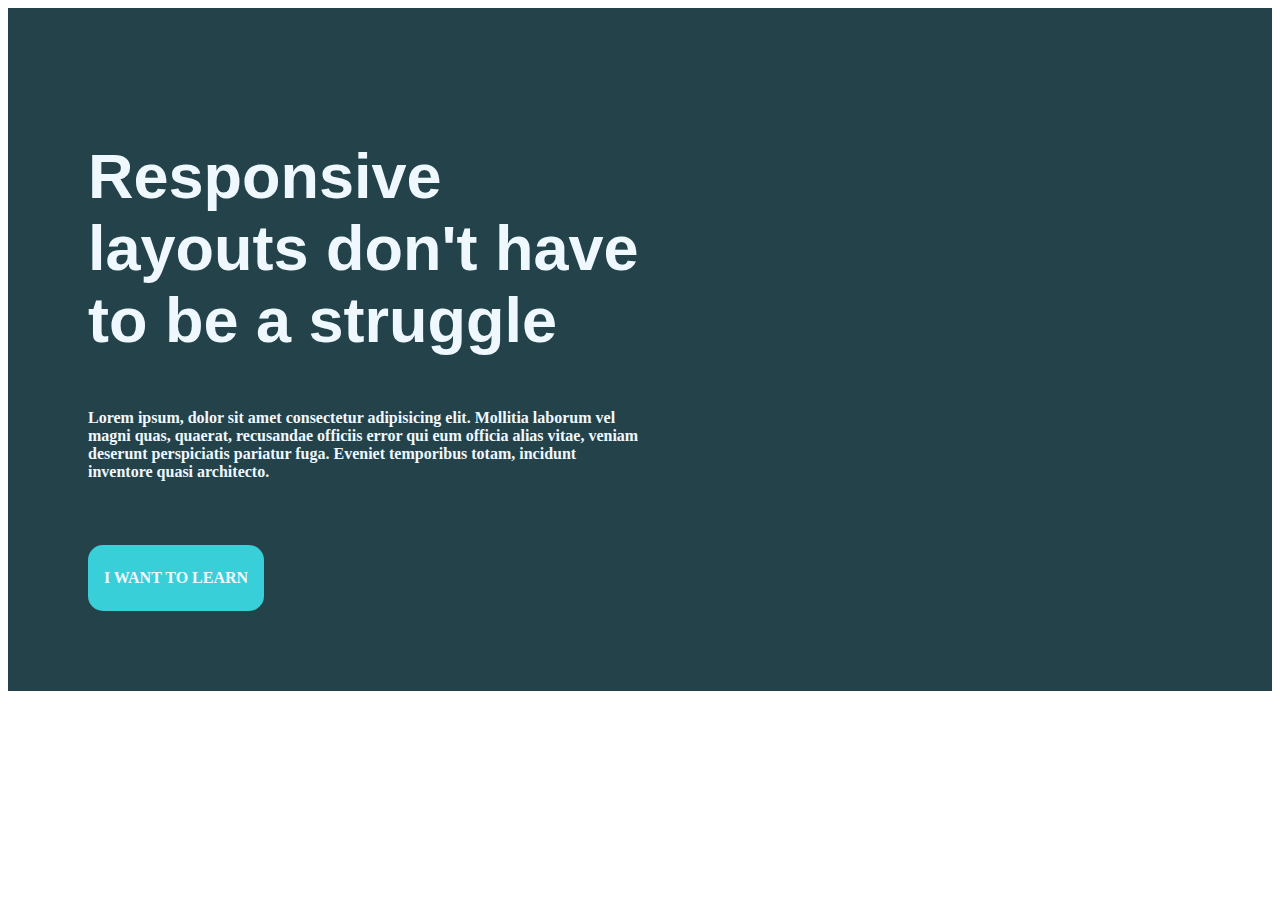
<file: index.html>
<!DOCTYPE html>
<html lang="en">
<head>
    <meta charset="UTF-8">
    <meta http-equiv="X-UA-Compatible" content="IE=edge">
    <meta name="viewport" content="width=device-width, initial-scale=1.0">
    <title>Document</title>
    <link rel="stylesheet" href="challenge3.css">
</head>
<body>
    <div class="container">
        <div id="text">
            <h2>Responsive layouts don't have to be a struggle</h2>
            <p>Lorem ipsum, dolor sit amet consectetur adipisicing elit. Mollitia laborum vel magni quas, quaerat, recusandae officiis error qui eum officia alias vitae, veniam deserunt perspiciatis pariatur fuga. Eveniet temporibus totam, incidunt inventore quasi architecto.</p>
        </div>
        <div id="button">
            <p>I WANT TO LEARN</p>
        </div>
    </div>
    
</body>
</html>
</file>
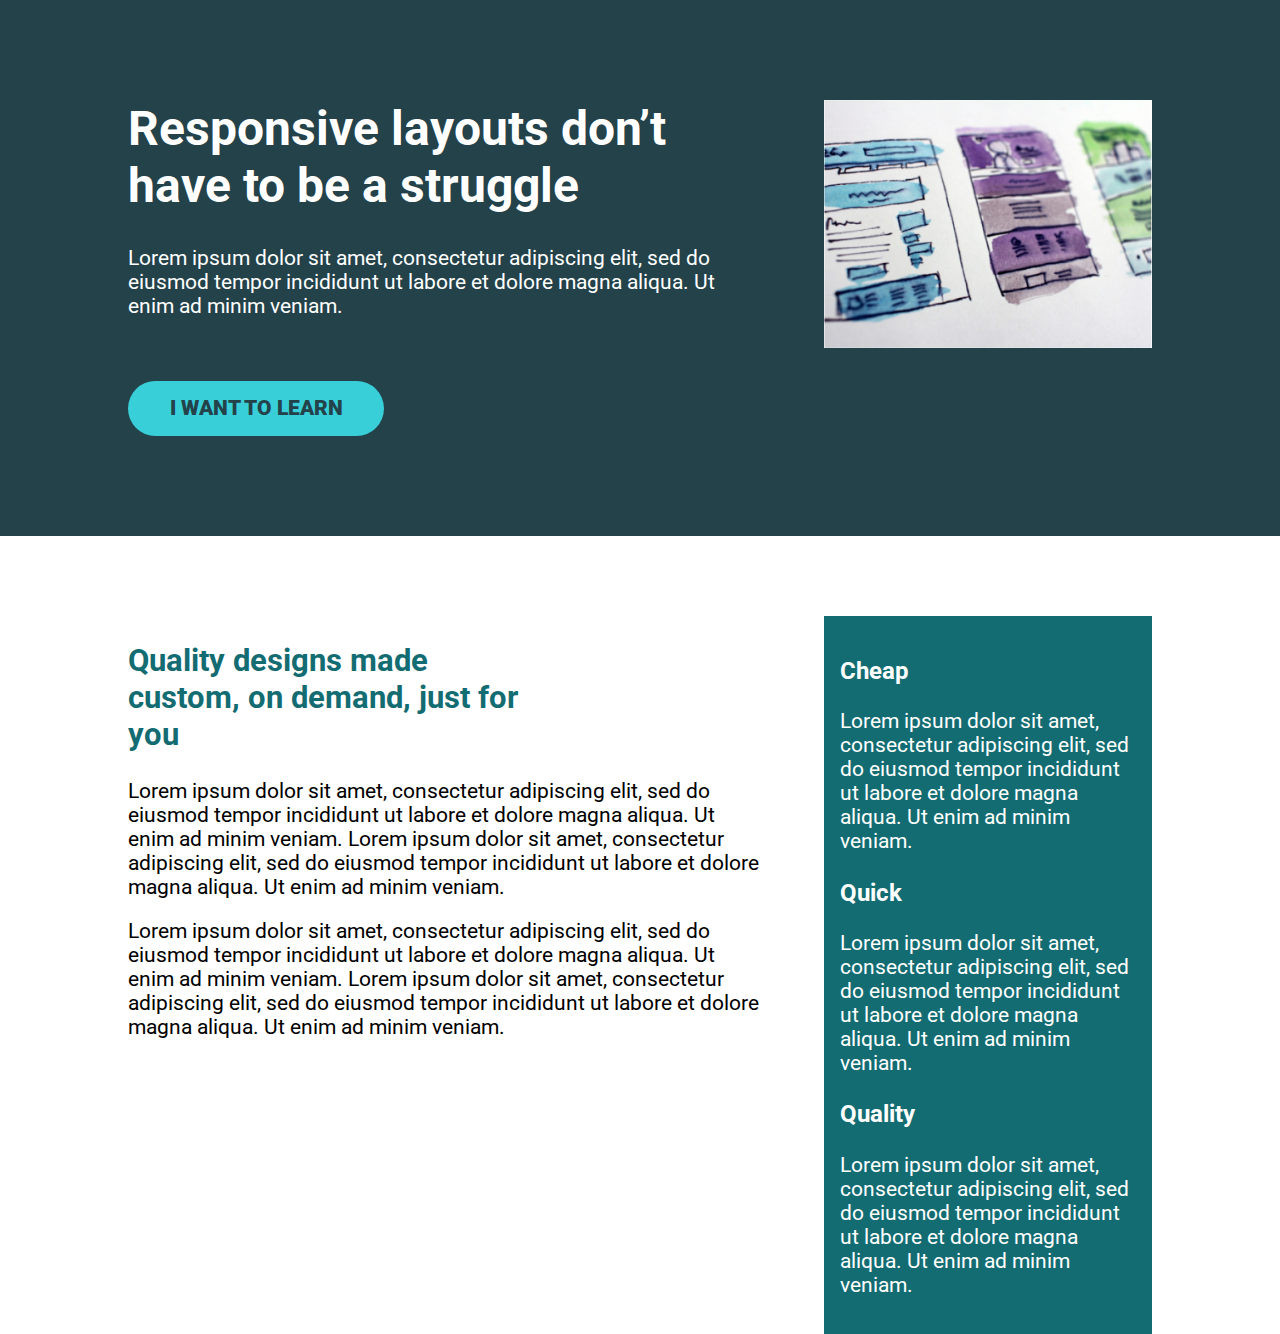
<file: 02-6 - challenge 2/index.html>
<!DOCTYPE html>
<html lang="en">
    <head>
        <meta charset="UTF-8">
        <meta name="viewport" content="width=device-width, initial-scale=1.0">
        <title>Conquering Rsponsive Layouts</title>
        <link href="https://fonts.googleapis.com/css2?family=Roboto:wght@400;900&display=swap" rel="stylesheet"> 
        <link rel="stylesheet" href="style.css">
    </head>
    <body>
        <div class="hero">
            <div class="container row">
                <div class="hero__text">
                    <h1>Responsive layouts don’t have to be a struggle</h1>
                    <p>Lorem ipsum dolor sit amet, consectetur adipiscing elit, sed do eiusmod tempor incididunt ut labore et dolore magna aliqua. Ut enim ad minim veniam.</p>
                    <a href="#" class="btn">I want to learn</a>
                </div>
                <img class="hero__img" src="img/hero-img.jpg" alt="picture">             
            </div>
        </div> 
            
        <div class="section2">
            <div class="container row">
                <div class="text_block">
                    <h2>
                        Quality designs made custom, on demand, just for you
                    </h2>
                    
                    <p>
                        Lorem ipsum dolor sit amet, consectetur adipiscing elit, sed do eiusmod tempor incididunt ut labore et dolore magna aliqua. Ut enim ad minim veniam. Lorem ipsum dolor sit amet, consectetur adipiscing elit, sed do eiusmod tempor incididunt ut labore et dolore magna aliqua. Ut enim ad minim veniam.
                    </p>
                    <p>
                        Lorem ipsum dolor sit amet, consectetur adipiscing elit, sed do eiusmod tempor incididunt ut labore et dolore magna aliqua. Ut enim ad minim veniam. Lorem ipsum dolor sit amet, consectetur adipiscing elit, sed do eiusmod tempor incididunt ut labore et dolore magna aliqua. Ut enim ad minim veniam.
                    </p>
                </div>
                <div class="sidebar">
                    <h3>
                        Cheap
                    </h3>
                    <p>
                        Lorem ipsum dolor sit amet, consectetur adipiscing elit, sed do eiusmod tempor incididunt ut labore et dolore magna aliqua. Ut enim ad minim veniam.
                    </p>
                    
                    
                    <h3>
                        Quick
                    </h3>
                    <p>
                        Lorem ipsum dolor sit amet, consectetur adipiscing elit, sed do eiusmod tempor incididunt ut labore et dolore magna aliqua. Ut enim ad minim veniam.
                    </p>
                    
                    
                    <h3>
                        Quality
                    </h3>
                    <p>
                        Lorem ipsum dolor sit amet, consectetur adipiscing elit, sed do eiusmod tempor incididunt ut labore et dolore magna aliqua. Ut enim ad minim veniam.
                    </p>
                </div>
            </div>
        </div>    
    

    
        

</body>
</html>
</file>
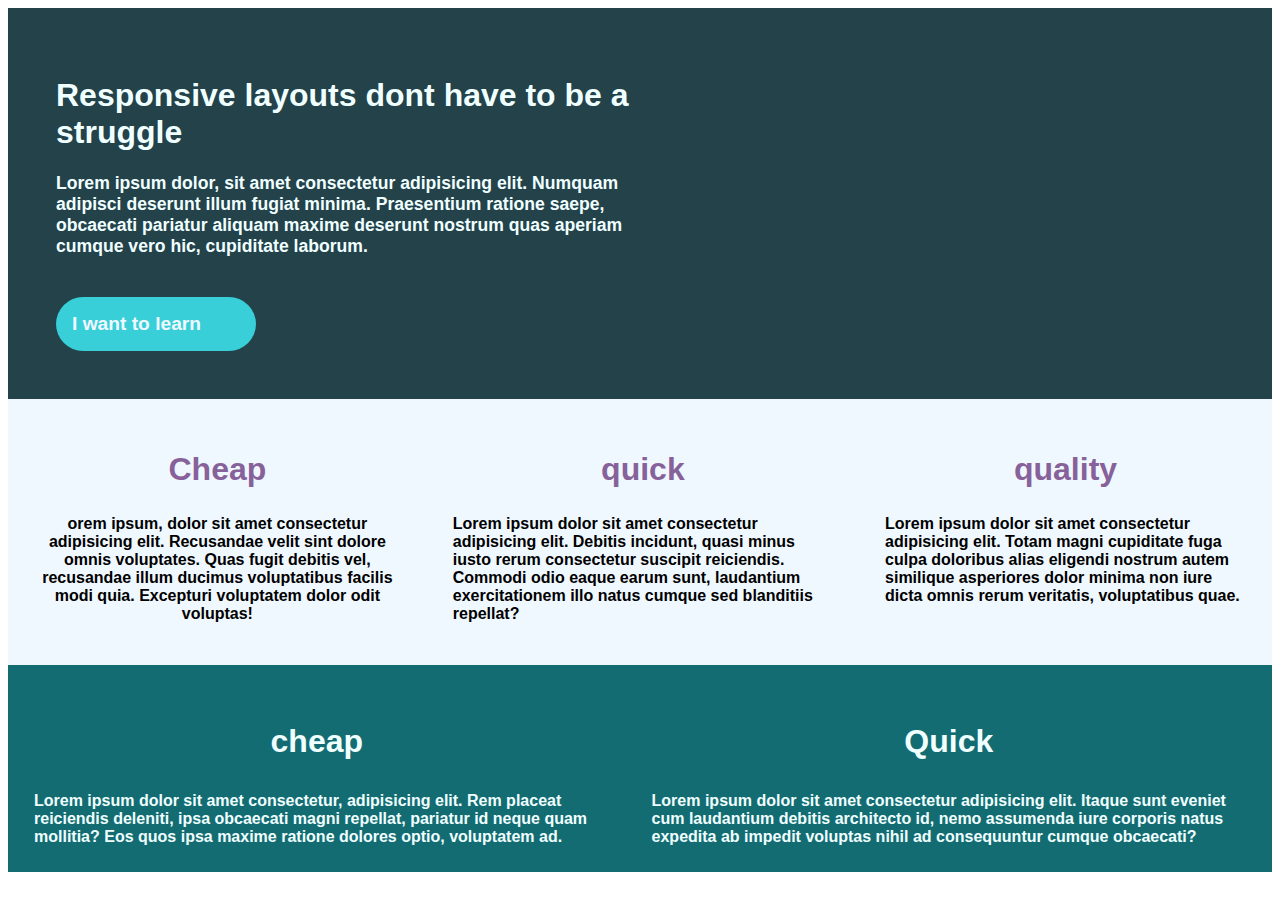
<file: callenge03/index.html>
<!DOCTYPE html>
<html lang="en">
<head>
    <meta charset="UTF-8">
    <meta http-equiv="X-UA-Compatible" content="IE=edge">
    <meta name="viewport" content="width=device-width, initial-scale=1.0">
    <title>Document</title>
    <link rel="stylesheet" href="styles.css">
</head>
<body>
    <div class="container">
        <div class="header">
            <h1>
                Responsive layouts dont have to be a struggle
            </h1>
            <div class="text">
                Lorem ipsum dolor, sit amet consectetur adipisicing elit. Numquam adipisci deserunt illum fugiat minima. Praesentium ratione saepe, obcaecati pariatur aliquam maxime deserunt nostrum quas aperiam cumque vero hic, cupiditate laborum.
            </div>
            <div class="button">
                I want to learn
            </div>
        </div>
    </div>
    <div class="container">
    </div>
    <div class="container">
        <div class="row">
            <div class="col">
                <h2>
                    Cheap
                </h2>
                <p>
                    orem ipsum, dolor sit amet consectetur adipisicing elit. Recusandae velit sint dolore omnis voluptates. Quas fugit debitis vel, recusandae illum ducimus voluptatibus facilis modi quia. Excepturi voluptatem dolor odit voluptas!
                </p>
            </div>
            <div class="col">
                <h2>quick</h2>
                Lorem ipsum dolor sit amet consectetur adipisicing elit. Debitis incidunt, quasi minus iusto rerum consectetur suscipit reiciendis. Commodi odio eaque earum sunt, laudantium exercitationem illo natus cumque sed blanditiis repellat?
            </div>
            <div class="col">
                <h2>quality</h2>
                Lorem ipsum dolor sit amet consectetur adipisicing elit. Totam magni cupiditate fuga culpa doloribus alias eligendi nostrum autem similique asperiores dolor minima non iure dicta omnis rerum veritatis, voluptatibus quae.
            </div>
        </div>
        <div class="container">
            <div class="row2">
                <div class="col">
                    <h3>cheap</h3>
                    Lorem ipsum dolor sit amet consectetur, adipisicing elit. Rem placeat reiciendis deleniti, ipsa obcaecati magni repellat, pariatur id neque quam mollitia? Eos quos ipsa maxime ratione dolores optio, voluptatem ad.
                </div>
                <div class="col">
                    <h3>
                    Quick
                    </h3>
                    Lorem ipsum dolor sit amet consectetur adipisicing elit. Itaque sunt eveniet cum laudantium debitis architecto id, nemo assumenda iure corporis natus expedita ab impedit voluptas nihil ad consequuntur cumque obcaecati?
                </div>
            </div>
        </div>
    </div>

                
        

</body>
</html>
</file>
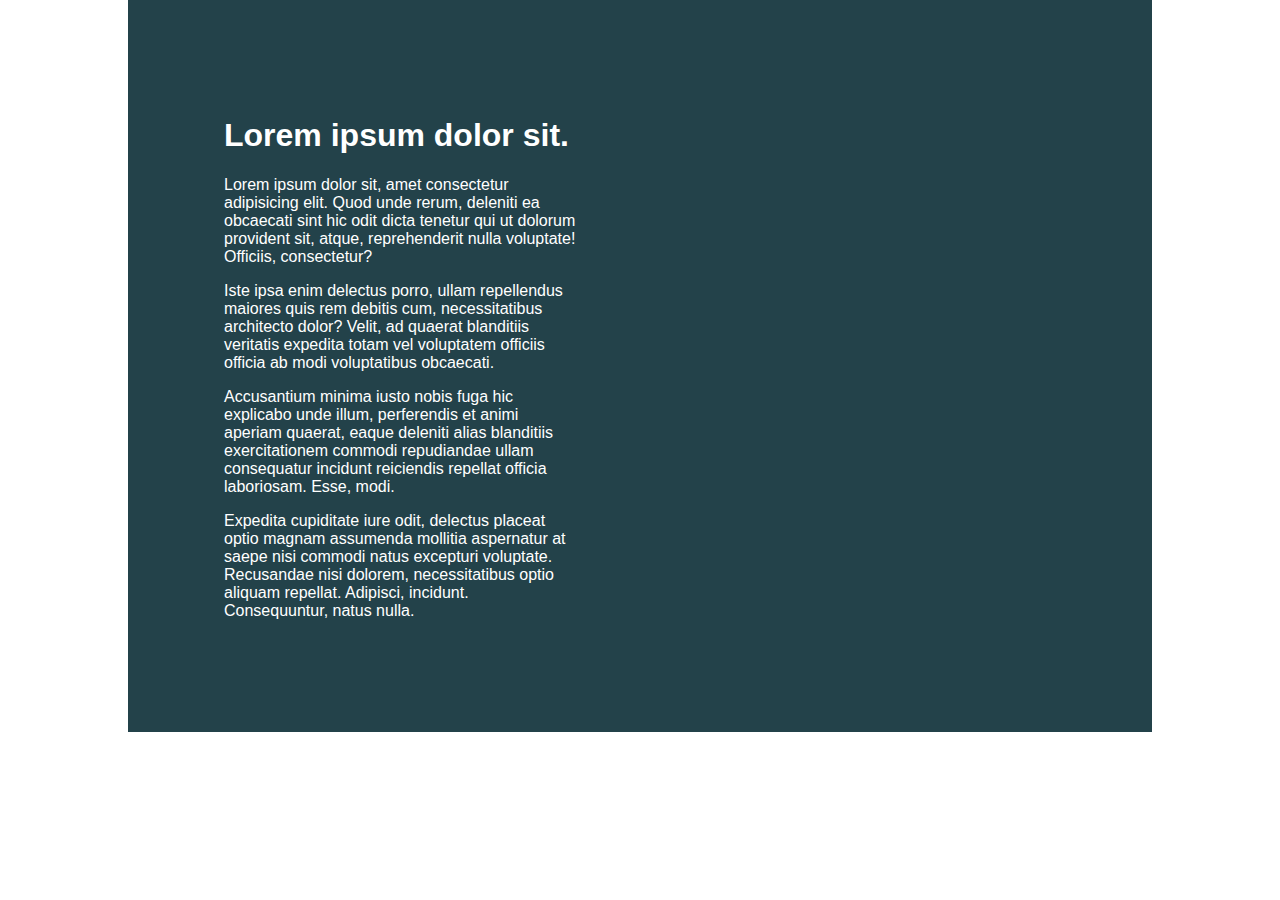
<file: challenge 1/index.html>
<!DOCTYPE html>
<html lang="en">

<head>
    <meta charset="UTF-8">
    <meta name="viewport" content="width=device-width, initial-scale=1.0">
    <title>Day 01</title>

    <link rel="stylesheet" href="style.css">
</head>

<body>
    <div class="container">
        <div class="intro-content">
            <h1>Lorem ipsum dolor sit.</h1>
            <p>Lorem ipsum dolor sit, amet consectetur adipisicing elit. Quod unde rerum, deleniti ea obcaecati sint hic
                odit dicta tenetur qui ut dolorum provident sit, atque, reprehenderit nulla voluptate! Officiis,
                consectetur?</p>
            <p>Iste ipsa enim delectus porro, ullam repellendus maiores quis rem debitis cum, necessitatibus architecto
                dolor? Velit, ad quaerat blanditiis veritatis expedita totam vel voluptatem officiis officia ab modi
                voluptatibus obcaecati.</p>
            <p>Accusantium minima iusto nobis fuga hic explicabo unde illum, perferendis et animi aperiam quaerat, eaque
                deleniti alias blanditiis exercitationem commodi repudiandae ullam consequatur incidunt reiciendis
                repellat officia laboriosam. Esse, modi.</p>
            <p>Expedita cupiditate iure odit, delectus placeat optio magnam assumenda mollitia aspernatur at saepe nisi
                commodi natus excepturi voluptate. Recusandae nisi dolorem, necessitatibus optio aliquam repellat.
                Adipisci, incidunt. Consequuntur, natus nulla.</p>
        </div>
    </div>
</body>

</html>
</file>
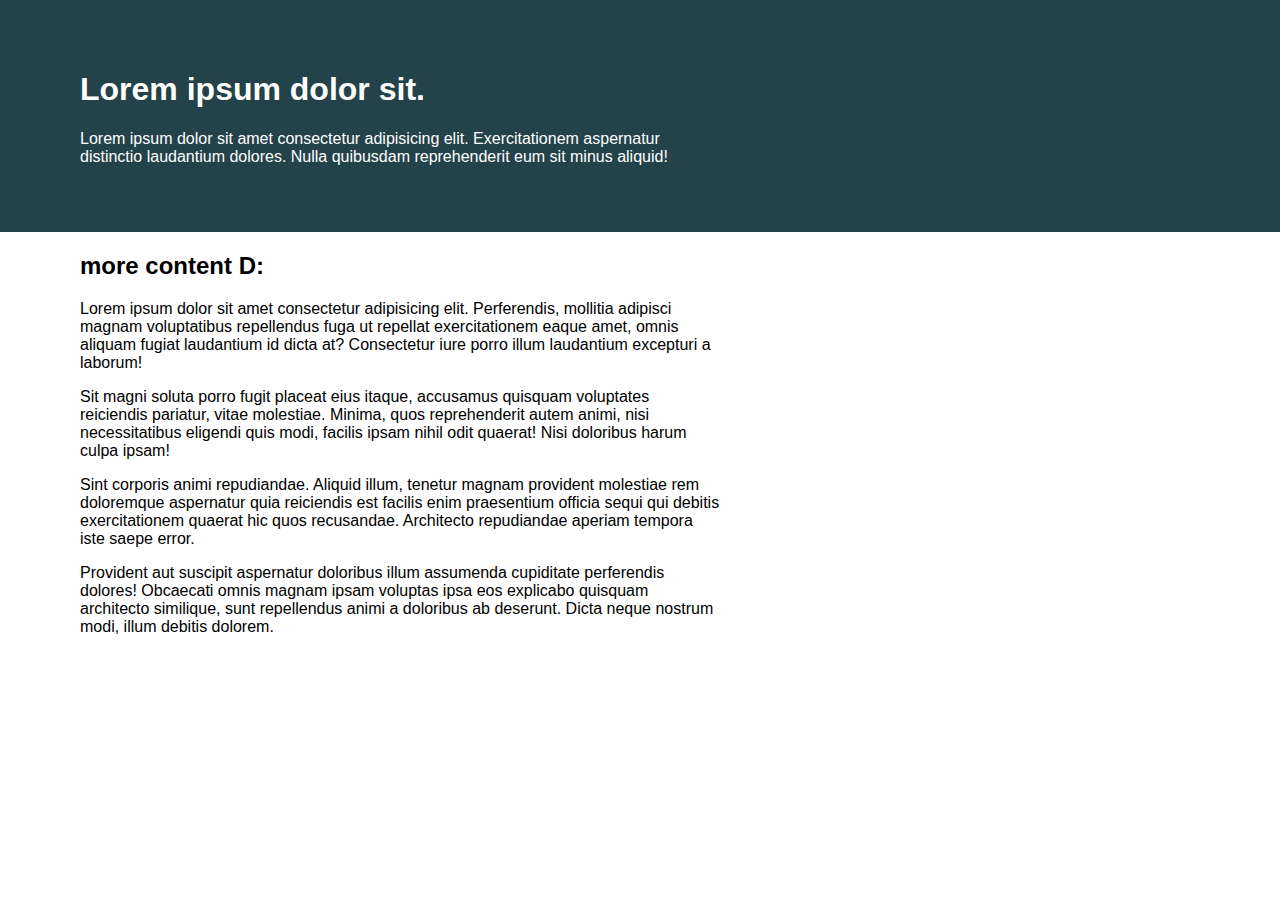
<file: challenge02/index.html>
<!DOCTYPE html>
<html lang="en">
<head> 
    <meta charset="UTF-8">
    <meta name="viewport" content="width=device-width, initial-scale=1.0">
    <title>Day 01</title>
 
    <link rel="stylesheet" href="style.css">
</head>
<body>

    <div class="container">
        <div class="intro-content">
            <h1>Lorem ipsum dolor sit.</h1>
            <p>Lorem ipsum dolor sit amet consectetur adipisicing elit. Exercitationem aspernatur distinctio laudantium dolores. Nulla quibusdam reprehenderit eum sit minus aliquid!</p>
        </div>
    </div>


    <div class="container1">
        <h2>more content D:</h2>
        <p>Lorem ipsum dolor sit amet consectetur adipisicing elit. Perferendis, mollitia adipisci magnam voluptatibus repellendus fuga ut repellat exercitationem eaque amet, omnis aliquam fugiat laudantium id dicta at? Consectetur iure porro illum laudantium excepturi a laborum!</p>
        <p>Sit magni soluta porro fugit placeat eius itaque, accusamus quisquam voluptates reiciendis pariatur, vitae molestiae. Minima, quos reprehenderit autem animi, nisi necessitatibus eligendi quis modi, facilis ipsam nihil odit quaerat! Nisi doloribus harum culpa ipsam!</p>
        <p>Sint corporis animi repudiandae. Aliquid illum, tenetur magnam provident molestiae rem doloremque aspernatur quia reiciendis est facilis enim praesentium officia sequi qui debitis exercitationem quaerat hic quos recusandae. Architecto repudiandae aperiam tempora iste saepe error.</p>
        <p>Provident aut suscipit aspernatur doloribus illum assumenda cupiditate perferendis dolores! Obcaecati omnis magnam ipsam voluptas ipsa eos explicabo quisquam architecto similique, sunt repellendus animi a doloribus ab deserunt. Dicta neque nostrum modi, illum debitis dolorem.</p>
    </div>


</body>
</html>
</file>
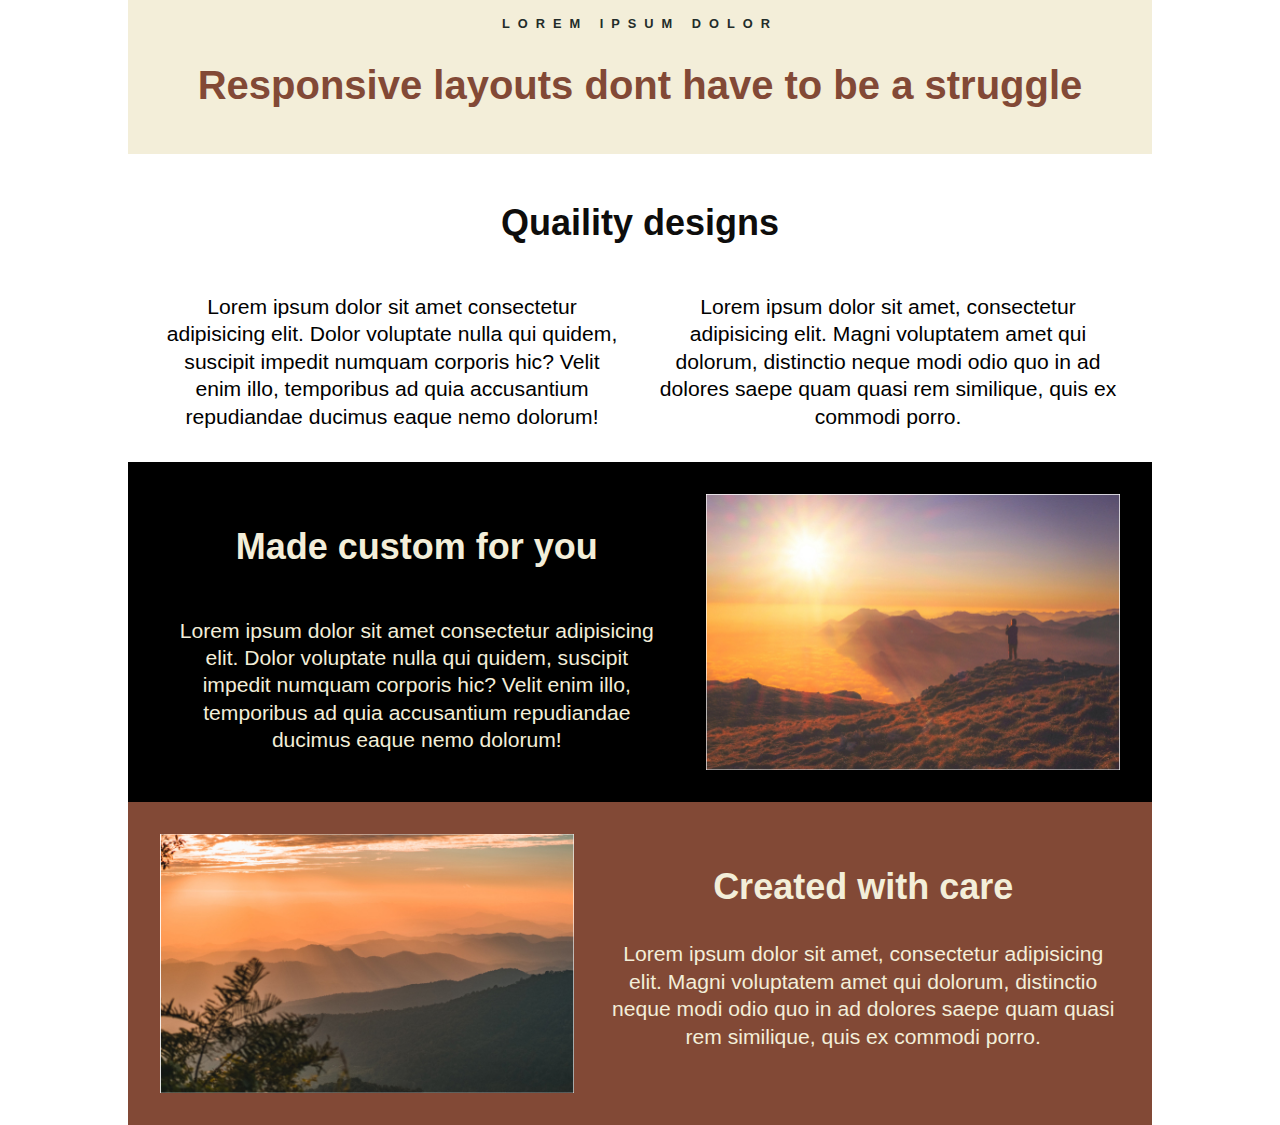
<file: flexbox-challenge-4/index.html>
<!DOCTYPE html>
<html lang="en">
<head>
    <meta charset="UTF-8">
    <meta http-equiv="X-UA-Compatible" content="IE=edge">
    <meta name="viewport" content="width=device-width, initial-scale=1.0">
    <title>Document</title>
    <link rel="stylesheet" href="styles.css">
</head>
<body>
    <header>
        <div class="container hero">
            <h6>
                Lorem ipsum dolor
            </h6>
            <h1>
                Responsive layouts dont have to be a struggle
            </h1>
        </div>
    </header>
    
    <div class="main container">
        <h2>
            Quaility designs
        </h2>
        <div class="row">
            <p class="col">
                Lorem ipsum dolor sit amet consectetur adipisicing elit. Dolor voluptate nulla qui quidem, suscipit impedit numquam corporis hic? Velit enim illo, temporibus ad quia accusantium repudiandae ducimus eaque nemo dolorum!
            </p>
            <p class="col">
                Lorem ipsum dolor sit amet, consectetur adipisicing elit. Magni voluptatem amet qui dolorum, distinctio neque modi odio quo in ad dolores saepe quam quasi rem similique, quis ex commodi porro.
            </p>
        </div>
    </div>    



    <div class="section1 container">
        <div class="row">
            <div class="col">
                <h2>
                    Made custom for you
                </h2>
                <p class="col">
                    Lorem ipsum dolor sit amet consectetur adipisicing elit. Dolor voluptate nulla qui quidem, suscipit impedit numquam corporis hic? Velit enim illo, temporibus ad quia accusantium repudiandae ducimus eaque nemo dolorum!
                </p>
            </div>
            <img src="image-01.jpg" alt="sunset">
        </div>
    </div>



    <div class="section2 container">
        <div class="row">
            <img src="image-02.jpg" alt="tree">
            <div class="col">
                <h2>
                    Created with care
                </h2>
                <p>
                    Lorem ipsum dolor sit amet, consectetur adipisicing elit. Magni voluptatem amet qui dolorum, distinctio neque modi odio quo in ad dolores saepe quam quasi rem similique, quis ex commodi porro.
                </p>
            </div>
        </div>
    </div>
                


</body>
</html>
</file>
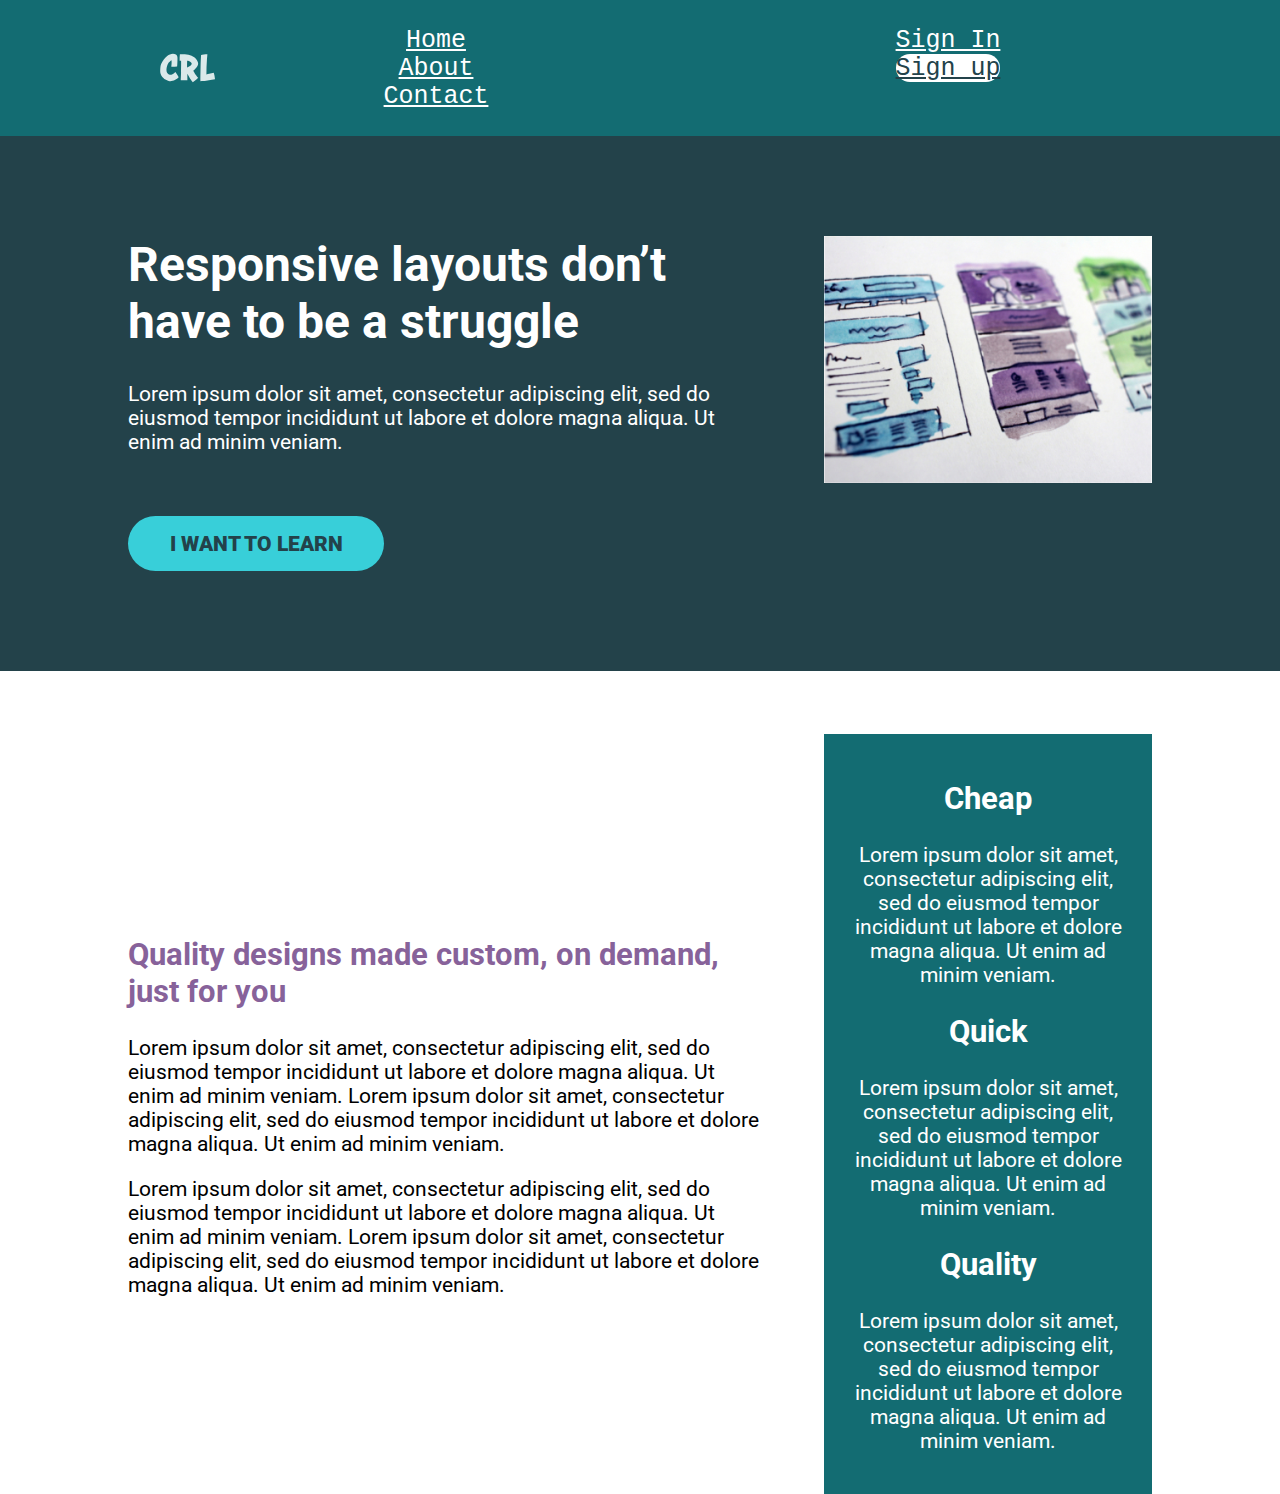
<file: nav challenge 2/index.html>
<!DOCTYPE html>
<html lang="en">
<head>
    <meta charset="UTF-8">
    <meta name="viewport" content="width=device-width, initial-scale=1.0">
    <title>Conquering Responsive Layouts</title>
    <link href="https://fonts.googleapis.com/css2?family=Roboto:wght@400;900&display=swap" rel="stylesheet"> 
    <link rel="stylesheet" href="style.css">
</head>
<body>
    <header> 
        <div class="container row pad">
            <button class="nav-toggle" aria-label="open navigation">
                <span class="hamburger"></span>
            </button>
            <a class="logo" href="#">
                <img src="img/logo.svg" alt="conquering responsive layouts">
            </a>
            <nav class="nav">
                <ul class="nav__list nav__list--primary">
                    <li class="nav__item"><a href="#" class="nav__link">Home</a></li>
                    <li class="nav__item"><a href="#" class="nav__link">About</a></li>
                    <li class="nav__item"><a href="#" class="nav__link">Contact</a></li>
                </ul>
                <ul class="nav__list nav__list--secondary">
                    <li class="nav__item"><a href="#" class="nav__link">Sign In</a></li>
                    <li class="nav__item"><a href="#" class="nav__link nav__link--button">Sign up</a></li>
                </ul>
            </nav>
        </div>
    </header>
            
    
    <section class="hero">
        <div class="container row">
            <div class="hero__text">
                <h1>Responsive layouts don’t have to be a struggle</h1>
                <p>Lorem ipsum dolor sit amet, consectetur adipiscing elit, sed do eiusmod tempor incididunt ut labore et dolore magna aliqua. Ut enim ad minim veniam.</p>
                <a href="#" class="btn">I want to learn</a>
            </div>
            <img src="img/hero-img.jpg" alt="UX design sketches" class="hero__img">
        </div>
    </section> 

    <main class="main container row">
            <section class="primary-content">
                <h2 class="section-title">Quality designs made custom, on demand, just for you</h2>
                <p>Lorem ipsum dolor sit amet, consectetur adipiscing elit, sed do eiusmod tempor incididunt ut labore et dolore magna aliqua. Ut enim ad minim veniam. Lorem ipsum dolor sit amet, consectetur adipiscing elit, sed do eiusmod tempor incididunt ut labore et dolore magna aliqua. Ut enim ad minim veniam.</p>
                <p>Lorem ipsum dolor sit amet, consectetur adipiscing elit, sed do eiusmod tempor incididunt ut labore et dolore magna aliqua. Ut enim ad minim veniam. Lorem ipsum dolor sit amet, consectetur adipiscing elit, sed do eiusmod tempor incididunt ut labore et dolore magna aliqua. Ut enim ad minim veniam.</p>
            </section>
            <aside class="sidebar">
                <h2 class="sidebar-title">Cheap</h2>
                <p>Lorem ipsum dolor sit amet, consectetur adipiscing elit, sed do eiusmod tempor incididunt ut labore et dolore magna aliqua. Ut enim ad minim veniam.</p>

                <h2 class="sidebar-title">Quick</h2>
                <p>Lorem ipsum dolor sit amet, consectetur adipiscing elit, sed do eiusmod tempor incididunt ut labore et dolore magna aliqua. Ut enim ad minim veniam.</p>

                <h2 class="sidebar-title">Quality</h2>
                <p>Lorem ipsum dolor sit amet, consectetur adipiscing elit, sed do eiusmod tempor incididunt ut labore et dolore magna aliqua. Ut enim ad minim veniam.</p>
            </aside>
    </main>

    <script src="main.js"></script>

</body>
</html>
</file>
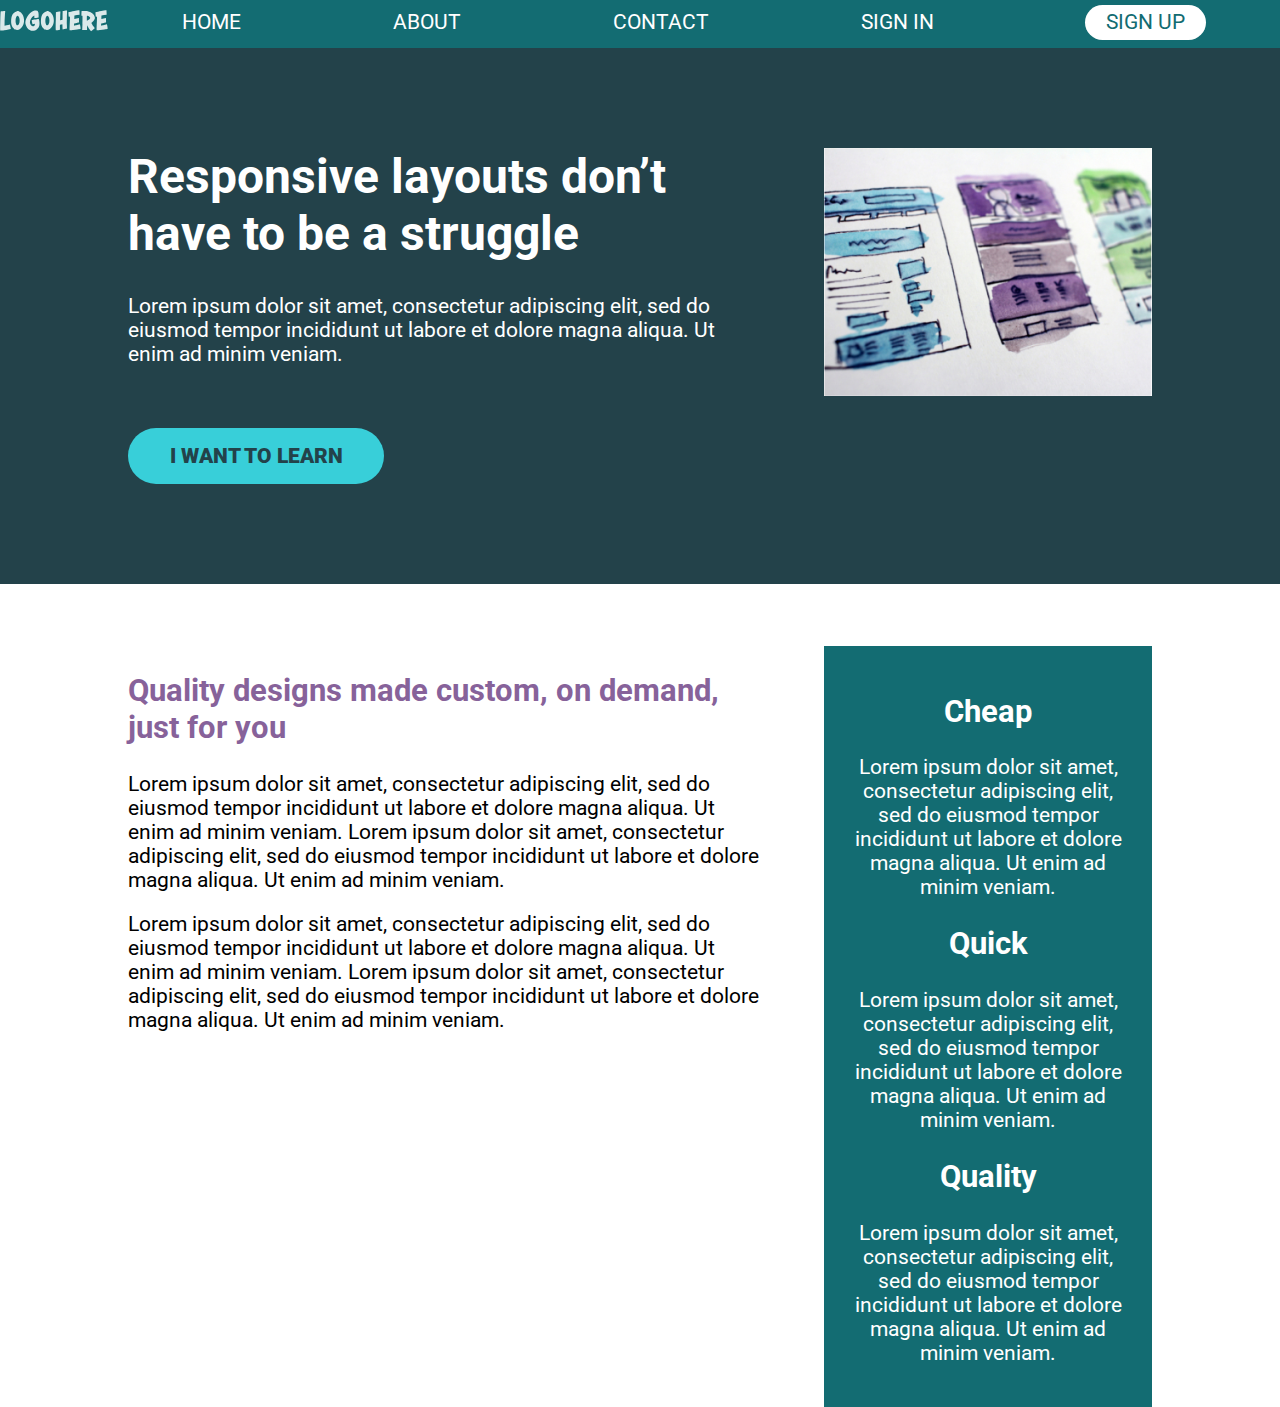
<file: nav-challenge/index.html>
<!DOCTYPE html>
<html lang="en">
<head>
    <meta charset="UTF-8">
    <meta name="viewport" content="width=device-width, initial-scale=1.0">
    <title>Conquering Responsive Layouts</title>
    <link href="https://fonts.googleapis.com/css2?family=Roboto:wght@400;900&display=swap" rel="stylesheet"> 
    <link rel="stylesheet" href="style.css">
</head>
<body>
    <header>
        <nav class="nav row">
            <a href="#" >
                <img class="logo" src="img/logo.svg" alt="logo">
            </a>
            <div class="container">
                <ul class="nav__list row">
                    <li class="nav__item"><a href="#" class="nav__link">Home</a></li>
                    <li class="nav__item"><a href="#" class="nav__link">About</a></li>
                    <li class="nav__item"><a href="#" class="nav__link">Contact</a></li>
                    <li class="nav__item"><a href="#" class="nav__link">Sign In</a></li>
                    <li class="nav__item"><a href="#" class="nav__link nav__link--button">Sign up</a></li>
                </ul>
            </div>
        </nav>
    </header>
            

    <section class="hero">
        <div class="container row">
            <div class="hero__text">
                <h1>Responsive layouts don’t have to be a struggle</h1>
                <p>Lorem ipsum dolor sit amet, consectetur adipiscing elit, sed do eiusmod tempor incididunt ut labore et dolore magna aliqua. Ut enim ad minim veniam.</p>
                <a href="#" class="btn">I want to learn</a>
            </div>
            <img src="img/hero-img.jpg" alt="UX design sketches" class="hero__img">
        </div>
    </section> 

    <main class="main container row">
            <section class="primary-content">
                <h2 class="section-title">Quality designs made custom, on demand, just for you</h2>
                <p>Lorem ipsum dolor sit amet, consectetur adipiscing elit, sed do eiusmod tempor incididunt ut labore et dolore magna aliqua. Ut enim ad minim veniam. Lorem ipsum dolor sit amet, consectetur adipiscing elit, sed do eiusmod tempor incididunt ut labore et dolore magna aliqua. Ut enim ad minim veniam.</p>
                <p>Lorem ipsum dolor sit amet, consectetur adipiscing elit, sed do eiusmod tempor incididunt ut labore et dolore magna aliqua. Ut enim ad minim veniam. Lorem ipsum dolor sit amet, consectetur adipiscing elit, sed do eiusmod tempor incididunt ut labore et dolore magna aliqua. Ut enim ad minim veniam.</p>
            </section>
            <aside class="sidebar">
                <h2 class="sidebar-title">Cheap</h2>
                <p>Lorem ipsum dolor sit amet, consectetur adipiscing elit, sed do eiusmod tempor incididunt ut labore et dolore magna aliqua. Ut enim ad minim veniam.</p>

                <h2 class="sidebar-title">Quick</h2>
                <p>Lorem ipsum dolor sit amet, consectetur adipiscing elit, sed do eiusmod tempor incididunt ut labore et dolore magna aliqua. Ut enim ad minim veniam.</p>

                <h2 class="sidebar-title">Quality</h2>
                <p>Lorem ipsum dolor sit amet, consectetur adipiscing elit, sed do eiusmod tempor incididunt ut labore et dolore magna aliqua. Ut enim ad minim veniam.</p>
            </aside>
    </main>

    

</body>
</html>
</file>
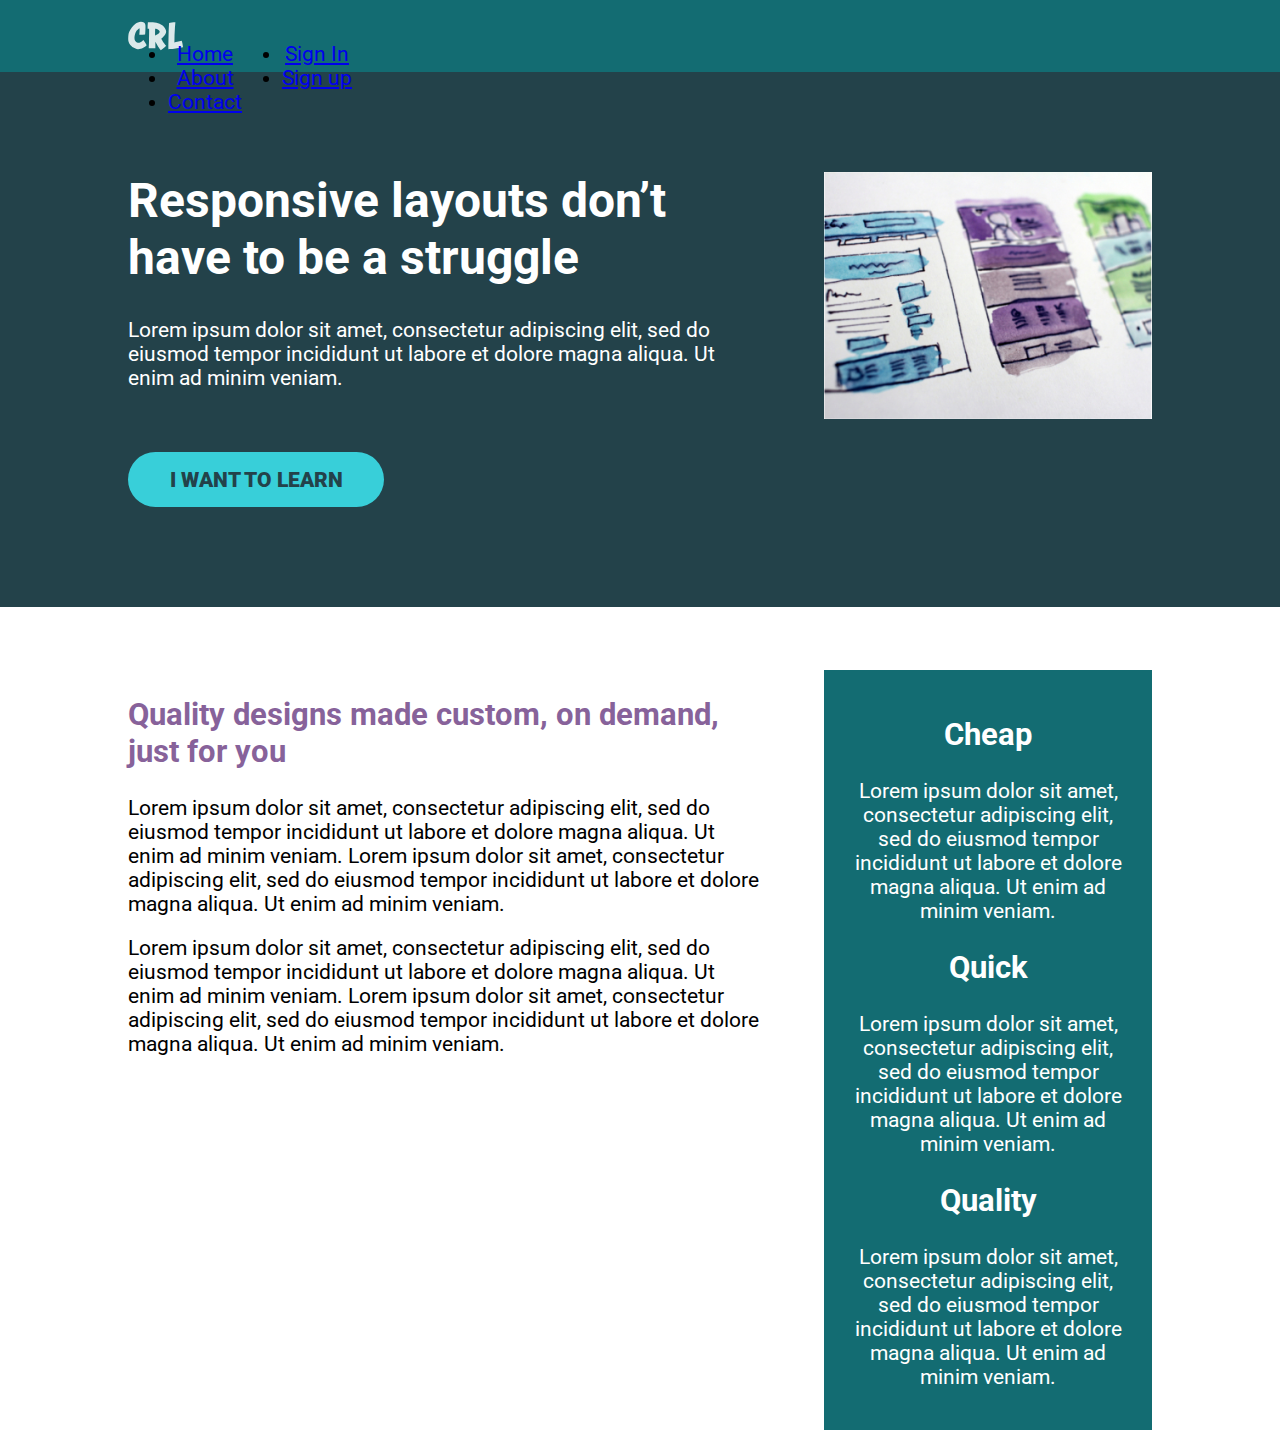
<file: original nav challenge/index.html>
<!DOCTYPE html>
<html lang="en">
<head>
    <meta charset="UTF-8">
    <meta name="viewport" content="width=device-width, initial-scale=1.0">
    <title>Conquering Responsive Layouts</title>
    <link href="https://fonts.googleapis.com/css2?family=Roboto:wght@400;900&display=swap" rel="stylesheet"> 
    <link rel="stylesheet" href="style.css">
</head>
<body>
    <header> 
        <div class="container row">
            <button class="nav-toggle" aria-label="open navigation">
                <span class="hamburger"></span>
            </button>
            <a class="logo" href="#">
                <img src="img/logo.svg" alt="conquering responsive layouts">
            </a>
            <nav class="nav">
                <ul class="nav__list nav__list--primary">
                    <li class="nav__item"><a href="#" class="nav__link">Home</a></li>
                    <li class="nav__item"><a href="#" class="nav__link">About</a></li>
                    <li class="nav__item"><a href="#" class="nav__link">Contact</a></li>
                </ul>
                <ul class="nav__list nav__list--secondary">
                    <li class="nav__item"><a href="#" class="nav__link">Sign In</a></li>
                    <li class="nav__item"><a href="#" class="nav__link nav__link--button">Sign up</a></li>
                </ul>
            </nav>
        </div>
    </header>
    
    <section class="hero">
        <div class="container row">
            <div class="hero__text">
                <h1>Responsive layouts don’t have to be a struggle</h1>
                <p>Lorem ipsum dolor sit amet, consectetur adipiscing elit, sed do eiusmod tempor incididunt ut labore et dolore magna aliqua. Ut enim ad minim veniam.</p>
                <a href="#" class="btn">I want to learn</a>
            </div>
            <img src="img/hero-img.jpg" alt="UX design sketches" class="hero__img">
        </div>
    </section> 

    <main class="main container row">
            <section class="primary-content">
                <h2 class="section-title">Quality designs made custom, on demand, just for you</h2>
                <p>Lorem ipsum dolor sit amet, consectetur adipiscing elit, sed do eiusmod tempor incididunt ut labore et dolore magna aliqua. Ut enim ad minim veniam. Lorem ipsum dolor sit amet, consectetur adipiscing elit, sed do eiusmod tempor incididunt ut labore et dolore magna aliqua. Ut enim ad minim veniam.</p>
                <p>Lorem ipsum dolor sit amet, consectetur adipiscing elit, sed do eiusmod tempor incididunt ut labore et dolore magna aliqua. Ut enim ad minim veniam. Lorem ipsum dolor sit amet, consectetur adipiscing elit, sed do eiusmod tempor incididunt ut labore et dolore magna aliqua. Ut enim ad minim veniam.</p>
            </section>
            <aside class="sidebar">
                <h2 class="sidebar-title">Cheap</h2>
                <p>Lorem ipsum dolor sit amet, consectetur adipiscing elit, sed do eiusmod tempor incididunt ut labore et dolore magna aliqua. Ut enim ad minim veniam.</p>

                <h2 class="sidebar-title">Quick</h2>
                <p>Lorem ipsum dolor sit amet, consectetur adipiscing elit, sed do eiusmod tempor incididunt ut labore et dolore magna aliqua. Ut enim ad minim veniam.</p>

                <h2 class="sidebar-title">Quality</h2>
                <p>Lorem ipsum dolor sit amet, consectetur adipiscing elit, sed do eiusmod tempor incididunt ut labore et dolore magna aliqua. Ut enim ad minim veniam.</p>
            </aside>
    </main>

    <script src="main.js"></script>

</body>
</html>
</file>
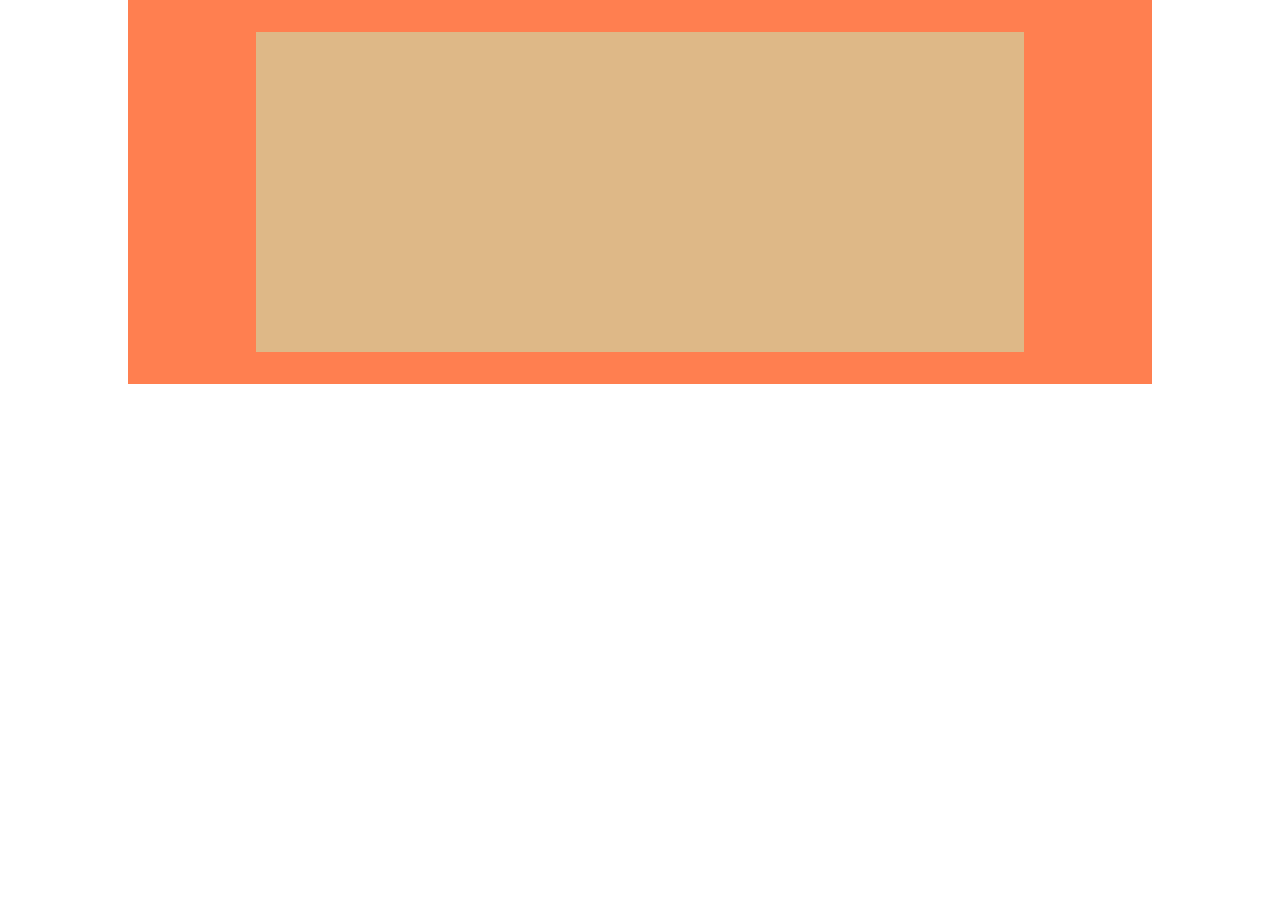
<file: widths percentage/index.html>
<!DOCTYPE html>
<html lang="en">
<head>
    <meta charset="UTF-8">
    <meta http-equiv="X-UA-Compatible" content="IE=edge">
    <meta name="viewport" content="width=device-width, initial-scale=1.0">
    <link rel="stylesheet" href="kp.css">
    <title>Document</title>
</head>
<body>
    <div class="parent">
        <div class="child">

        </div>
    </div>
</body>
</html>
</file>
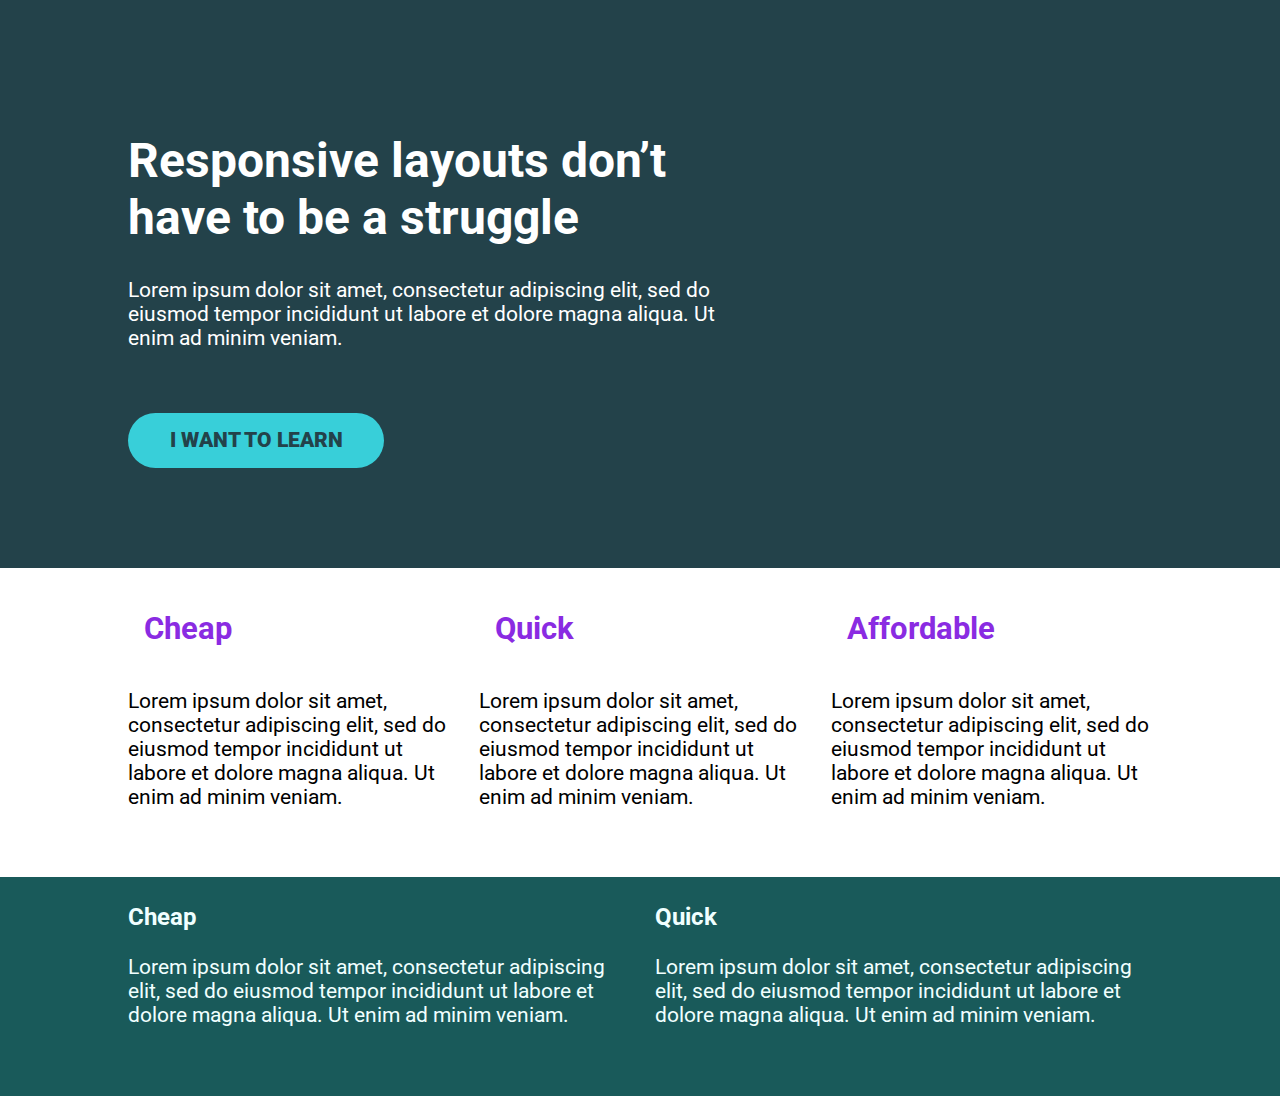
<file: challenge start (1)/02-3 - challenge start/index.html>
<!DOCTYPE html>
<html lang="en">
<head>
    <meta charset="UTF-8">
    <meta name="viewport" content="width=device-width, initial-scale=1.0">
    <title>Challenge time!</title>
    <link href="https://fonts.googleapis.com/css2?family=Roboto:wght@400;900&display=swap" rel="stylesheet"> 
    <link rel="stylesheet" href="style.css">
</head>
<body>
    <div class="hero">
        <div class="container">
            <div class="hero__text">
                <h1>Responsive layouts don’t have to be a struggle</h1>
                <p>Lorem ipsum dolor sit amet, consectetur adipiscing elit, sed do eiusmod tempor incididunt ut labore et dolore magna aliqua. Ut enim ad minim veniam.</p>
                <a href="#" class="btn">I want to learn</a>
            </div>
        </div>
    </div>
    
    <section class="section2">
        <div class="container">
            <div class="row">
                <div class="col">
                    <h2>Cheap</h2>
                    <p>Lorem ipsum dolor sit amet, consectetur adipiscing elit, sed do eiusmod tempor incididunt ut labore et dolore magna aliqua. Ut enim ad minim veniam.</p>
                </div>
                <div class="col">
                    <h2>Quick</h2>
                    <p>Lorem ipsum dolor sit amet, consectetur adipiscing elit, sed do eiusmod tempor incididunt ut labore et dolore magna aliqua. Ut enim ad minim veniam.</p>
                </div>
                <div class="col">
                    <h2>Affordable</h2>
                    <p>Lorem ipsum dolor sit amet, consectetur adipiscing elit, sed do eiusmod tempor incididunt ut labore et dolore magna aliqua. Ut enim ad minim veniam.</p>
                </div>
            </div>
        </div>
    </section>

    <section class="section3">
        <div class="container">
            <div class="row">
                <div class="col">
                    <h3>Cheap</h3>
                    <p>Lorem ipsum dolor sit amet, consectetur adipiscing elit, sed do eiusmod tempor incididunt ut labore et dolore magna aliqua. Ut enim ad minim veniam.</p>
                </div>
                <div class="col">
                    <h3>Quick</h3>
                    <p>Lorem ipsum dolor sit amet, consectetur adipiscing elit, sed do eiusmod tempor incididunt ut labore et dolore magna aliqua. Ut enim ad minim veniam.</p>
                </div>
            </div>
        </div>
    </section>
        

</body>
</html>
</file>
<file: challenge3.css>
*{
    box-sizing: border-box;
    font-family: 'roboto';
    font-weight: 700;
    font-style: normal;
}


.container{
    background-color: #23424A;
    width: 100%;
    padding:  5rem;
}


h2{
    font-size: 7vmin;
    font-weight: 900;
    font-family:'Gill Sans', 'Gill Sans MT', Calibri, 'Trebuchet MS', sans-serif
}

#text{
    color:aliceblue;
    width: 50%;
    font-weight: 900;
    margin-bottom: 4rem;
}

#button{
    background-color: #38CFD9;
    color: aliceblue;
    width: 11rem;
    text-align: center;
    padding: 0.5rem;
    border-radius: 15px;
}
</file>
<file: 02-6 - challenge 2/style.css>
/* 
////// For this challenge ///////

- All text is in the text.md file

// Requirements
1. Refer to the design specs for the
   overall layout 
2. The image should line up with
   the sidebar in the section
   below

*/

*, *::before, *::after {
    box-sizing: border-box;
}

body {
    margin: 0;
    font-family: 'Roboto', sans-serif;
    font-size: 1.3rem;
}

img {
    max-width: 100%;
}

h1 {
    font-size: 3rem;
    margin-top: 0;
}

.container {
    width: 80%;
    max-width: 1100px;
    margin: 0 auto;
}

.row {
    /* display: flex => flex container */
    display:flex;
    justify-content: space-between;
    align-items: flex-start;
    
    /* can't use yet */
    /* gap: 100px; */
}

.col {
    /* these are now flex items */
    width: 100%;
}

.col + .col {
    margin-left: 30px;
}



.hero {
    padding: 100px 0;
    background-color: #23424A;
    color: #FFF;
    margin-bottom: 5rem;
}

.hero__text { 
    width: 62%;
    
}

.hero__img {
    width: 32%;
    align-self: flex-start;
}

.hero p {
    margin-bottom: 3em;
}

.text_block{
    background-color: #FFF ;
    color: black;
    width: 62%;
   
}

.text_block h2 {
    color: #136C72;
    width: 62%;
}

.section2{
    background-color: #FFF;
}

.sidebar{
    background-color: #136C72;
    color: #FFF;
    width: 32%;
    padding:1rem;

}

.btn {
    display: inline-block;
    text-decoration: none;
    text-transform: uppercase; 
    color: #23424A;
    font-weight: 900;
    background-color: #38CFD9;
    padding: .75em 2em;
    border-radius: 100px;
}

.btn:hover,
.btn:focus {
    opacity: .75; 
}
</file>
<file: callenge03/styles.css>
* {
    box-sizing: border-box;
    font-family: 'Lucida Sans', 'Lucida Sans Regular', 'Lucida Grande', 'Lucida Sans Unicode', Geneva, Verdana, sans-serif;
    font-size: 16px;
    font-weight: 600;
}

h1{
    font-size: 2rem;
    max-width: 50%;
}

h2{
    text-align: center;
    color: #87629A;
    font-size: 2rem;
}

h3{
    text-align: center;
    font-size: 2rem;

}

.text{
    font-size: 1.1rem;
    margin-bottom: 2.5rem;
    max-width: 600px;
}

p{
    text-align: center;
}

.container{
    width:100%;
}

.header{
    background-color: #23424A ;
    color: azure;
    padding: 3rem;
    width: 100%;
   
    
}

.button{
    background-color: #38CFD9;
    color: aliceblue;
    border-radius: 100px;
    padding: 1rem;
    max-width: 200px;
    font-size: 1.2rem;
}

.row{
    background-color: aliceblue;
    color: black;
    display: flex;

}

.col{
padding: 1rem;
margin: 10px;


}

.row2{
    background-color:#136C72 ;
    color: azure ;
    display: flex;

}
</file>
<file: challenge 1/style.css>
/* INSTRUCTIONS
 *
 * 1) Limit the total width of
 *    the .intro-conent to about half
 *    of it's parent
 *
 * 2) Stop the text from overflowing
 *    out the bottom at small screen
 *    widths
 *
 * You may modify the HTML if needed
 *
 */

* {
  box-sizing: border-box;
}

body {
  margin: 0;
  font-family: sans-serif;
}

.container {
  background: #23424a;
  color: white;

  width: 80%;
  margin: 0 auto;

  padding: 2em;
  
}

.intro-content{
  width: 50%;
  padding:4em;
}
</file>
<file: challenge02/style.css>
/* INSTRUCTIONS
 *
 * 1) Keep the text inside .intro-content
 *    in the same place, but have the background
 *    extend from one side of the viewport
 *    to the other, no matter how wide or narrow
 *    the browser is.
 *
 * 2) Limit the maximum width of the text in the
 *    bottom area.
 *
 * You may modify the HTML if needed
 * (you probably should for this challenge)
 *
 */

* {
  box-sizing: border-box;
}

body {
  margin: 0;
  font-family: sans-serif;
}

.container {
  width: 100%;
 
  margin: 0 auto;
  background: #23424a;
  color: white;
  padding: 50px 0;
}

.intro-content {
  max-width: 50%;
  margin-left: 5em;
  
  
}

.container1 {
  max-width: 50%;
  margin-left: 5em;
}
</file>
<file: flexbox-challenge-4/styles.css>
*,* ::before,* ::after{
    box-sizing: border-box;
    
    
}

body{
    margin: 0;
    font-family: 'roboto', sans-serif;
    font-size: 1.32rem;
    line-height: 1.3;
    color: #222c2a;
}

h1,
h2,
{
    margin-top: 0;
    font-family: 'Lucida Sans', 'Lucida Sans Regular', 'Lucida Grande', 'Lucida Sans Unicode', Geneva, Verdana, sans-serif;
    font-weight: 900;
    line height: 1.4px;
}


.hero h6{
    text-align: center;
    text-transform: uppercase;
    letter-spacing: 8px;
    font-size: 0.8rem;
    color: #222c2a;
    margin: 0;
}

.hero h1{
    font-size: 40px;
}




.hero{
    background-color: #F3EED9;
    color: #824936;
    padding: 200px 0;
    text-align: center;

}

.container{
    width: 80%;
    margin: 0 auto;
    padding: 1rem;
}

.row{
    display: flex;
    /* justify-content: space-between; */
}


.col {
    
    width: 100%;
    padding: 1rem;
    text-align: center;
    max-width: 600px;
    margin: 0 auto;
}

img{
    max-width: 100%;
    justify-content: flex-start;
    width: 45%;
    padding: 1rem;

}




.section1{
    background-color: black;
    color: #F3EED9;
}


.section1 h2,
.section2 h2{
    color: #F3EED9;
    font-size: 2.25rem;
}


.main h2{
    color: #0e0d0c;
    font-size: 2.25rem;
}

.main{
    background-color: white;
    color: black;
    text-align: center;
}

.section2{
    background-color: #824936;
    color: #F3EED9;
}


@media (max-width:601px) {

}

@media (max-width:600px) {
    .row{
        display: flex;
        flex-direction: column;
    }

    img{
        width: 100%;
        order: 1;
    }
}
</file>
<file: nav challenge 2/style.css>
/* Challenge

   Make the navigation layout work
   on both mobile and large screens.

   Mobile-first, so mobile styles first,
   then add the large screen styles
   inside the existing media query

*/

*, *::before, *::after {
    box-sizing: border-box;
}

body {
    margin: 0;
    font-family: 'Roboto', sans-serif;
    font-size: 1.3rem;
}

img {
    max-width: 100%;
}

h1 {
    font-size: 3rem;
    margin-top: 0;
}

.section-title {
    color: #87629A;
}

.btn {
    display: inline-block;
    text-decoration: none;
    text-transform: uppercase; 
    color: #23424A;
    font-weight: 900;
    background-color: #38CFD9;
    padding: .75em 2em;
    border-radius: 100px;
}

.btn:hover,
.btn:focus {
    opacity: .75; 
}

.container {
    width: 80%;
    max-width: 1100px;
    margin: 0 auto;
    /* added for nav-toggle positioning */
    position: relative;
}



header {
    background: #136c72;
    padding: 1em 0;
    text-align: center;
}

.nav {
    width: 100%;
}

.nav__list,
.nav__list--primary
.nav__list--secondary {
    width: 90%;

}

.nav__item{
    color: #FFF;
    font-size: 1.2em;
    font-family: 'Courier New', Courier, monospace;
    text-align: center;
    
}

.nav__link{
    color: #FFF;
}.

.nav__link--button{

}

.nav-toggle {
    cursor: pointer;
    border: 0;
    width: 3em;
    height: 3em;
    padding: 0em;
    border-radius: 50%;
    background: #072A2D;
    color: white;
    transition: opacity 250ms ease;
    
    position: absolute;
    left: 0;
}

.nav-toggle:focus,
.nav-toggle:hover {
    opacity: .75;
}

.hamburger {
    width: 50%;
    position: relative;
}

.hamburger,
.hamburger::before,
.hamburger::after {
    display: block;
    margin: 0 auto;
    height: 3px;
    background: white;
}

.hamburger::before,
.hamburger::after {
    content: '';
    width: 100%;
}

.hamburger::before {
    transform: translateY(-6px);
}

.hamburger::after {
    transform: translateY(3px);
}

/* made changes here from video
   to make it more accessible.
   
   Works the same :) */
.nav {
    visibility: hidden;
    height: 0;
    position: absolute;
}

.nav--visible {
    visibility: visible;
    height: auto;
    position: relative;
} 

.nav__link--button{
    background-color: #FFF;
    border-radius: 100px;
    width: 75px;
    color: #23424A;
}


.logo {
    height: 30px;
}


.hero {
    padding: 100px 0;
    background-color: #23424A;
    color: #FFF;
}

.hero__img {
    margin-top: 2em;
}


.hero p {
    margin-bottom: 3em;
}

.main {
    margin-top: 3em;
}


.sidebar {
    padding: 1em;
    text-align: center;
    color: #fff;
    background-color: #136c72;

}



@media (min-width: 800px) {

    
    .nav-toggle {
        display: none;
    }

    .nav {
        visibility: visible;
        display: flex;
        height: auto;
        
        
    }

    .nav__list{
        list-style: none;
       
        display: inline-block;
    }
    
    .row{
        display: flex;
        justify-content: space-between;
        align-items: center;
    }

    .nav__list--primary{
        margin-right: auto;
        display: inline;
    }

    .nav__list--secondary{
        margin-left: auto;
    }
    
    .pad{
        padding: 2rem;
    }
    
    .logo{
        margin-right: auto;
    }

    .hero__text {
        width: 62%;
    }
    
    .hero__img {
        width: 32%;
        align-self: flex-start;
        margin: 0;
    }
    
    .primary-content {
        width: 62%;
    }

    .sidebar {
        width: 32%;
    } 

    header{
        height: auto;
        
    }


    
    
}
</file>
<file: nav-challenge/style.css>
/* 
////// For this challenge ///////

- All text is in the text.md file

// Requirements
   1. Get all the navigation items next to one another
   2. Add a space between all the items
*/

*, *::before, *::after {
    box-sizing: border-box;
}

body {
    margin: 0;
    font-family: 'Roboto', sans-serif;
    font-size: 1.3rem;
}

img {
    max-width: 100%;
}

h1 {
    font-size: 3rem;
    margin-top: 0;
}

.logo{
    border-color: 2px red;
}
.section-title {
    color: #87629A;
}

.btn {
    display: inline-block;
    text-decoration: none;
    text-transform: uppercase; 
    color: #23424A;
    font-weight: 900;
    background-color: #38CFD9;
    padding: .75em 2em;
    border-radius: 100px;
}

.btn:hover,
.btn:focus {
    opacity: .75; 
}

.container {
    width: 80%;
    max-width: 1100px;
    margin: 0 auto;
}

.row {
    display: flex;
    justify-content: space-between;
}

.col {
    /* these are now flex items */
    width: 100%;
}

.col + .col {
    margin-left: 30px;
}


header {
    background: #136c72;
    padding: .5em 0;
}

.nav__list {
    margin: 0;
    padding: 0;
    list-style: none;
    align-items: center;
    
}

.nav__link {
    color: #fff;
    text-decoration: none;
    text-transform: uppercase;;
}

.nav__link--button {
    background: #fff;
    color: #136c72;
    padding: .25em 1em;
    border-radius: 10em;
}

.nav__link:hover {
    opacity: .75;
}


.hero {
    padding: 100px 0;
    background-color: #23424A;
    color: #FFF;
}

.hero__text { 
    width: 62%;
}

.hero__img {
    width: 32%;
    align-self: flex-start;
}

.hero p {
    margin-bottom: 3em;
}

.main {
    margin-top: 3em;
}

.primary-content {
    width: 62%;
}

.sidebar {
    width: 32%;
    padding: 1em;
    text-align: center;
    color: #fff;
    background-color: #136c72;
}
</file>
<file: original nav challenge/style.css>
/* Challenge

   Make the navigation layout work
   on both mobile and large screens.

   Mobile-first, so mobile styles first,
   then add the large screen styles
   inside the existing media query

*/

*, *::before, *::after {
    box-sizing: border-box;
}

body {
    margin: 0;
    font-family: 'Roboto', sans-serif;
    font-size: 1.3rem;
}

img {
    max-width: 100%;
}

h1 {
    font-size: 3rem;
    margin-top: 0;
}

.section-title {
    color: #87629A;
}

.btn {
    display: inline-block;
    text-decoration: none;
    text-transform: uppercase; 
    color: #23424A;
    font-weight: 900;
    background-color: #38CFD9;
    padding: .75em 2em;
    border-radius: 100px;
}

.btn:hover,
.btn:focus {
    opacity: .75; 
}

.container {
    width: 80%;
    max-width: 1100px;
    margin: 0 auto;
    /* added for nav-toggle positioning */
    position: relative;
}

header {
    background: #136c72;
    padding: 1em 0;
    text-align: center;
}

.nav {
    width: 100%;
}



.nav-toggle {
    cursor: pointer;
    border: 0;
    width: 3em;
    height: 3em;
    padding: 0em;
    border-radius: 50%;
    background: #072A2D;
    color: white;
    transition: opacity 250ms ease;
    
    position: absolute;
    left: 0;
}

.nav-toggle:focus,
.nav-toggle:hover {
    opacity: .75;
}

.hamburger {
    width: 50%;
    position: relative;
}

.hamburger,
.hamburger::before,
.hamburger::after {
    display: block;
    margin: 0 auto;
    height: 3px;
    background: white;
}

.hamburger::before,
.hamburger::after {
    content: '';
    width: 100%;
}

.hamburger::before {
    transform: translateY(-6px);
}

.hamburger::after {
    transform: translateY(3px);
}

/* made changes here from video
   to make it more accessible.
   
   Works the same :) */
.nav {
    visibility: hidden;
    height: 0;
    position: absolute;
}

.nav--visible {
    visibility: visible;
    height: auto;
    position: relative;
} 


.logo {
    height: 30px;
}


.hero {
    padding: 100px 0;
    background-color: #23424A;
    color: #FFF;
}

.hero__img {
    margin-top: 2em;
}


.hero p {
    margin-bottom: 3em;
}

.main {
    margin-top: 3em;
}


.sidebar {
    padding: 1em;
    text-align: center;
    color: #fff;
    background-color: #136c72;

}



@media (min-width: 800px) {

    
    .nav-toggle {
        display: none;
    }

    .nav {
        visibility: visible;
        display: flex;
        height: auto;
    }

    .row {
        display: flex;
        justify-content: space-between;

    }

    .hero__text {
        width: 62%;
    }
    
    .hero__img {
        width: 32%;
        align-self: flex-start;
        margin: 0;
    }
    
    .primary-content {
        width: 62%;
    }

    .sidebar {
        width: 32%;
    }
    
    
}
</file>
<file: widths percentage/kp.css>
*{box-sizing: border-box;}

body{
    margin: 0;
}

.parent {
    background-color: coral;
    padding: 2em;
    width: 80%;
    margin: 0 auto;
    
}

.child {
    background-color: burlywood;
    height: 10em;
    width: 80%;
    margin: 0 auto;
    padding: 10rem;
}
</file>
<file: challenge start (1)/02-3 - challenge start/style.css>
/* 
////// For this challenge ///////

- You will have to modify the HTML

- You can add new classes in the HTML
  if you need to

// Requirements
1. The headings in the first row must be
   a different color
2. The two .col at the bottom must go next
   to one another
3. The section at the bottom should have
   a dark background color and a different
   color of text
4. I've removed the "gap" that I created,
   so you'll have to add it back in

   */

*, *::before, *::after {
    box-sizing: border-box;
}

body {
    margin: 0;
    font-family: 'Roboto', sans-serif;
    font-size: 1.3rem;
}



h1 {
    font-size: 3rem;
}

h2{
    color: blueviolet;
}

.container {
    width: 80%;
    max-width: 1100px;
    margin: 0 auto;
}



.color {
    color: #FFF;
    background-color: rgb(48, 134, 204);
    padding: 100px;
  
}

.section2 h2{
    color: blueviolet;
    padding: 1rem;
}

.section3{
    color:azure;
    background-color: rgb(25, 90, 90);
}

.row {
    /* display: flex => flex container */
    display: flex;

    /* can't use yet */
    /* gap: 100px; */
}

.col {
    /* these are now flex items */
    width: 100%;
    margin-bottom: 3rem;
}

.col + .col {
    margin-left: 30px;
}

.hero {
    padding: 100px 0;
    background-color: #23424A;
    color: #FFF;
}

.hero__text {
    width: 60%;
}

.hero p {
    margin-bottom: 3em;
}

.btn {
    display: inline-block;
    text-decoration: none;
    text-transform: uppercase; 
    color: #23424A;
    font-weight: 900;
    background-color: #38CFD9;
    padding: .75em 2em;
    border-radius: 100px;
}

.btn:hover,
.btn:focus {
    opacity: .75; 
}
</file>
